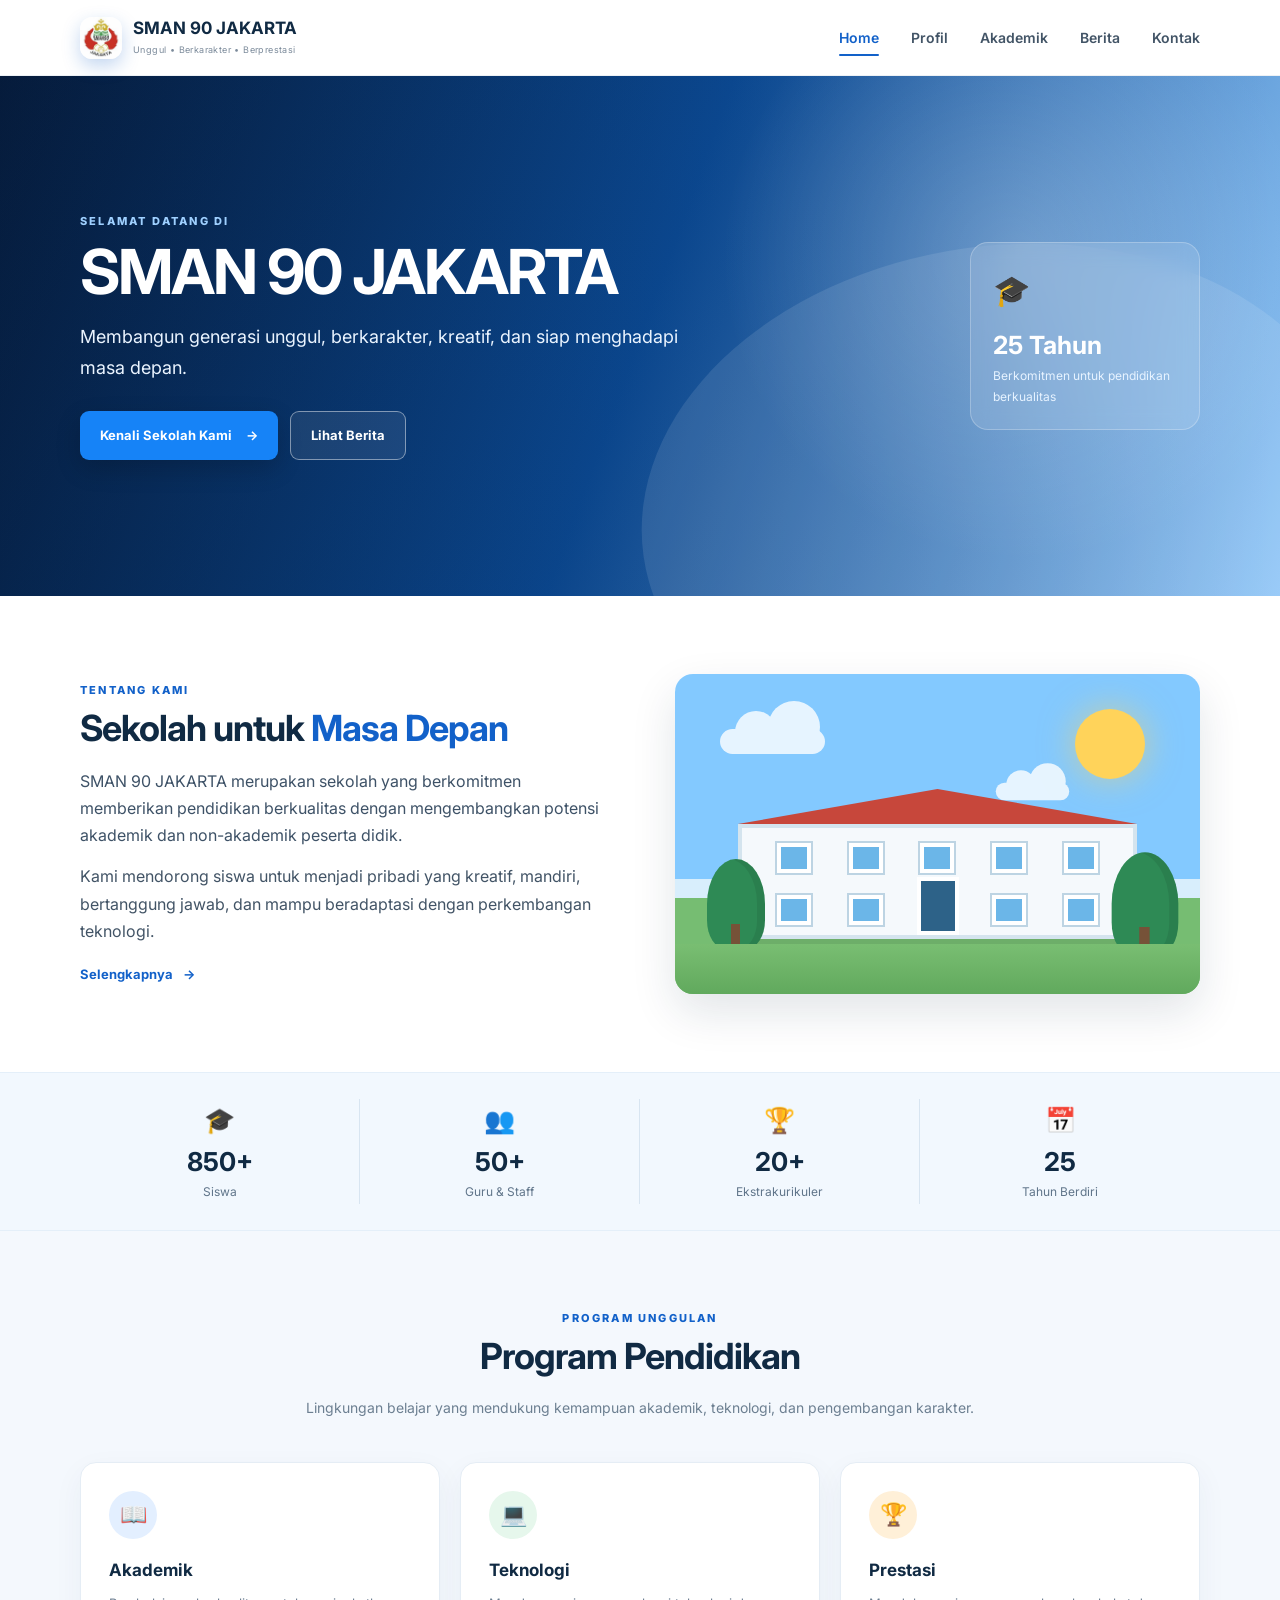
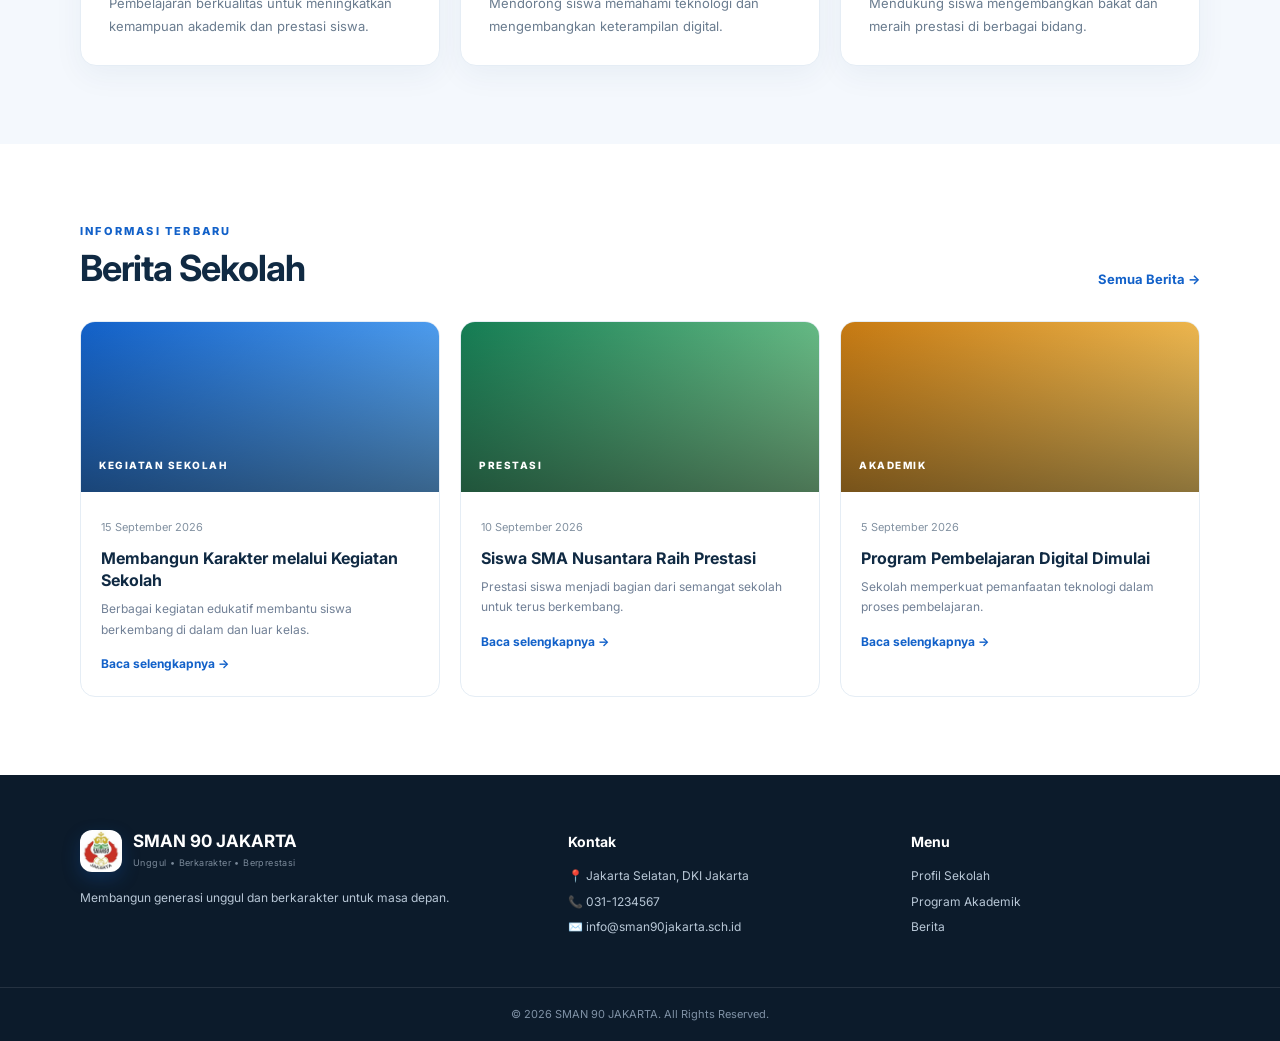
<file: index.html>
<!DOCTYPE html>
<html lang="id">
<head>
  <meta charset="UTF-8">
  <meta name="viewport" content="width=device-width, initial-scale=1.0">
  <title>SMAN 90 JAKARTA | Sekolah Unggul dan Berkarakter</title>
  <link rel="stylesheet" href="style.css">
</head>
<body>

<header class="header">
  <nav class="navbar container">
    <a href="index.html" class="brand">
      <img class="brand-logo" img src="LOGO.jpeg" alt="Logo SMAN 90 Jakarta">
      <span>
        <strong>SMAN 90 JAKARTA</strong>
        <small>Unggul • Berkarakter • Berprestasi</small>
      </span>
    </a>

    <button class="menu-toggle" id="menuToggle" aria-label="Buka menu">☰</button>

    <ul class="nav-menu" id="navMenu">
      <li><a class="active" href="index.html">Home</a></li>
      <li><a href="profil.html">Profil</a></li>
      <li><a href="#akademik">Akademik</a></li>
      <li><a href="#berita">Berita</a></li>
      <li><a href="#kontak">Kontak</a></li>
    </ul>
  </nav>
</header>

<main>
  <section class="hero">
    <div class="hero-overlay"></div>
    <div class="container hero-content">
      <div class="hero-copy">
        <p class="eyebrow light">SELAMAT DATANG DI</p>
        <h1>SMAN 90 JAKARTA</h1>
        <p class="hero-text">Membangun generasi unggul, berkarakter, kreatif, dan siap menghadapi masa depan.</p>
        <div class="hero-actions">
          <a class="btn btn-primary" href="profil.html">Kenali Sekolah Kami <span>→</span></a>
          <a class="btn btn-ghost" href="#berita">Lihat Berita</a>
        </div>
      </div>
      <div class="hero-card">
        <div class="mini-icon">🎓</div>
        <strong>25 Tahun</strong>
        <span>Berkomitmen untuk pendidikan berkualitas</span>
      </div>
    </div>
  </section>

  <section class="about section">
    <div class="container about-grid">
      <div>
        <p class="eyebrow">TENTANG KAMI</p>
        <h2>Sekolah untuk <span>Masa Depan</span></h2>
        <p class="lead">SMAN 90 JAKARTA merupakan sekolah yang berkomitmen memberikan pendidikan berkualitas dengan mengembangkan potensi akademik dan non-akademik peserta didik.</p>
        <p>Kami mendorong siswa untuk menjadi pribadi yang kreatif, mandiri, bertanggung jawab, dan mampu beradaptasi dengan perkembangan teknologi.</p>
        <a class="text-link" href="profil.html">Selengkapnya <span>→</span></a>
      </div>

      <div class="school-illustration">
        <div class="sun"></div>
        <div class="cloud cloud-1"></div>
        <div class="cloud cloud-2"></div>
        <div class="building">
          <div class="roof"></div>
          <div class="building-body">
            <div class="window-row">
              <i></i><i></i><i></i><i></i><i></i>
            </div>
            <div class="door"></div>
            <div class="window-row bottom">
              <i></i><i></i><i></i><i></i><i></i>
            </div>
          </div>
        </div>
        <div class="tree tree-left"></div>
        <div class="tree tree-right"></div>
        <div class="ground"></div>
      </div>
    </div>
  </section>

  <section class="stats">
    <div class="container stats-grid">
      <div class="stat"><span class="stat-icon">🎓</span><strong>850+</strong><small>Siswa</small></div>
      <div class="stat"><span class="stat-icon">👥</span><strong>50+</strong><small>Guru & Staff</small></div>
      <div class="stat"><span class="stat-icon">🏆</span><strong>20+</strong><small>Ekstrakurikuler</small></div>
      <div class="stat"><span class="stat-icon">📅</span><strong>25</strong><small>Tahun Berdiri</small></div>
    </div>
  </section>

  <section class="section soft" id="akademik">
    <div class="container">
      <div class="section-heading">
        <p class="eyebrow">PROGRAM UNGGULAN</p>
        <h2>Program Pendidikan</h2>
        <p>Lingkungan belajar yang mendukung kemampuan akademik, teknologi, dan pengembangan karakter.</p>
      </div>

      <div class="cards">
        <article class="card">
          <div class="card-icon blue">📖</div>
          <h3>Akademik</h3>
          <p>Pembelajaran berkualitas untuk meningkatkan kemampuan akademik dan prestasi siswa.</p>
        </article>
        <article class="card">
          <div class="card-icon green">💻</div>
          <h3>Teknologi</h3>
          <p>Mendorong siswa memahami teknologi dan mengembangkan keterampilan digital.</p>
        </article>
        <article class="card">
          <div class="card-icon orange">🏆</div>
          <h3>Prestasi</h3>
          <p>Mendukung siswa mengembangkan bakat dan meraih prestasi di berbagai bidang.</p>
        </article>
      </div>
    </div>
  </section>

  <section class="section" id="berita">
    <div class="container">
      <div class="section-heading row-heading">
        <div>
          <p class="eyebrow">INFORMASI TERBARU</p>
          <h2>Berita Sekolah</h2>
        </div>
        <a class="text-link" href="#berita">Semua Berita →</a>
      </div>

      <div class="news-grid">
        <article class="news-card">
          <div class="news-image image-one"><span>KEGIATAN SEKOLAH</span></div>
          <div class="news-body"><small>15 September 2026</small><h3>Membangun Karakter melalui Kegiatan Sekolah</h3><p>Berbagai kegiatan edukatif membantu siswa berkembang di dalam dan luar kelas.</p><a href="#berita">Baca selengkapnya →</a></div>
        </article>
        <article class="news-card">
          <div class="news-image image-two"><span>PRESTASI</span></div>
          <div class="news-body"><small>10 September 2026</small><h3>Siswa SMA Nusantara Raih Prestasi</h3><p>Prestasi siswa menjadi bagian dari semangat sekolah untuk terus berkembang.</p><a href="#berita">Baca selengkapnya →</a></div>
        </article>
        <article class="news-card">
          <div class="news-image image-three"><span>AKADEMIK</span></div>
          <div class="news-body"><small>5 September 2026</small><h3>Program Pembelajaran Digital Dimulai</h3><p>Sekolah memperkuat pemanfaatan teknologi dalam proses pembelajaran.</p><a href="#berita">Baca selengkapnya →</a></div>
        </article>
      </div>
    </div>
  </section>
</main>

<footer id="kontak">
  <div class="container footer-grid">
    <div><a href="index.html" class="brand footer-brand"><img class="brand-logo" img src="LOGO.jpeg" alt="Logo SMAN 90 Jakarta"><span><strong>SMAN 90 JAKARTA</strong><small>Unggul • Berkarakter • Berprestasi</small></span></a><p>Membangun generasi unggul dan berkarakter untuk masa depan.</p></div>
    <div><h3>Kontak</h3><p>📍 Jakarta Selatan, DKI Jakarta</p><p>📞 031-1234567</p><p>✉️ info@sman90jakarta.sch.id</p></div>
    <div><h3>Menu</h3><p><a href="profil.html">Profil Sekolah</a></p><p><a href="#akademik">Program Akademik</a></p><p><a href="#berita">Berita</a></p></div>
  </div>
  <div class="copyright">© 2026 SMAN 90 JAKARTA. All Rights Reserved.</div>
</footer>

<script src="script.js"></script>
</body>
</html>
</file>
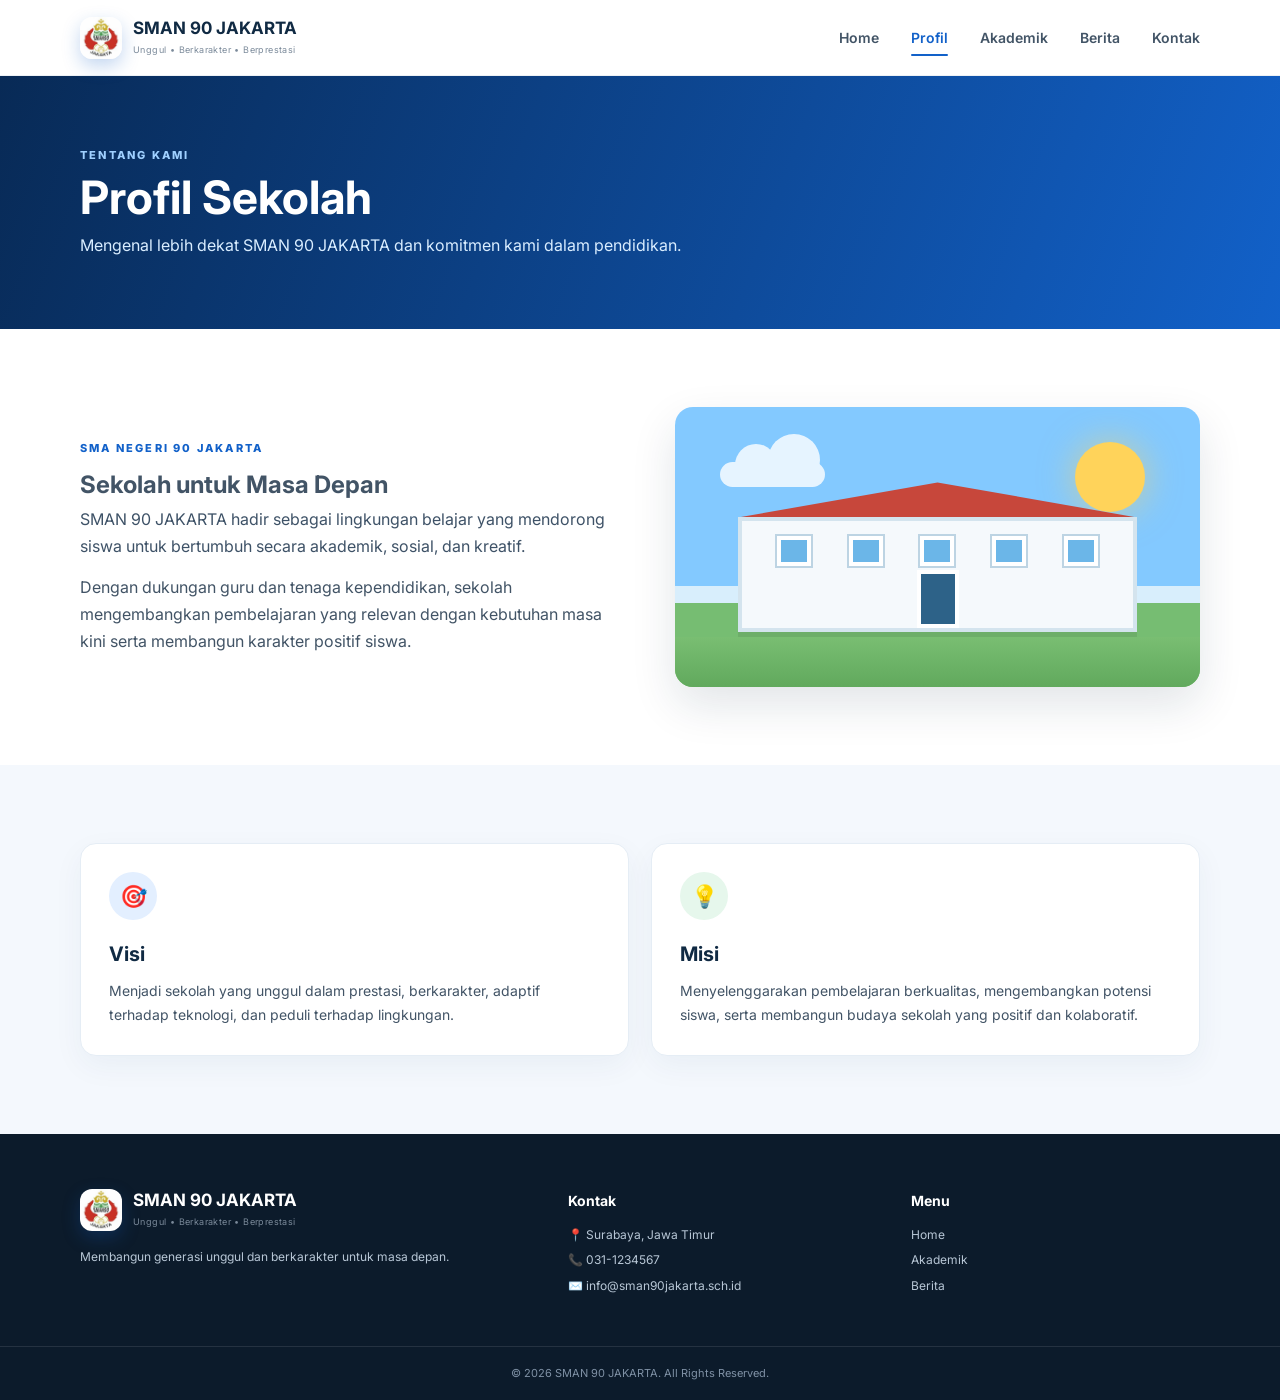
<file: profil.html>
<!DOCTYPE html>
<html lang="id">
<head>
  <meta charset="UTF-8">
  <meta name="viewport" content="width=device-width, initial-scale=1.0">
  <title>Profil | SMA NEGERI 90 JAKARTA</title>
  <link rel="stylesheet" href="style.css">
</head>
<body>

<header class="header">
  <nav class="navbar container">
    <a href="index.html" class="brand"><img class="brand-logo" img src="LOGO.jpeg" alt="Logo SMAN 90 Jakarta"><span><strong>SMAN 90 JAKARTA</strong><small>Unggul • Berkarakter • Berprestasi</small></span></a>
    <button class="menu-toggle" id="menuToggle">☰</button>
    <ul class="nav-menu" id="navMenu">
      <li><a href="index.html">Home</a></li>
      <li><a class="active" href="profil.html">Profil</a></li>
      <li><a href="index.html#akademik">Akademik</a></li>
      <li><a href="index.html#berita">Berita</a></li>
      <li><a href="index.html#kontak">Kontak</a></li>
    </ul>
  </nav>
</header>

<section class="page-hero">
  <div class="container">
    <p class="eyebrow light">TENTANG KAMI</p>
    <h1>Profil Sekolah</h1>
    <p>Mengenal lebih dekat SMAN 90 JAKARTA dan komitmen kami dalam pendidikan.</p>
  </div>
</section>

<section class="section">
  <div class="container about-grid">
    <div>
      <p class="eyebrow">SMA NEGERI 90 JAKARTA</p>
      <h2>Sekolah untuk <span>Masa Depan</span></h2>
      <p class="lead">SMAN 90 JAKARTA hadir sebagai lingkungan belajar yang mendorong siswa untuk bertumbuh secara akademik, sosial, dan kreatif.</p>
      <p>Dengan dukungan guru dan tenaga kependidikan, sekolah mengembangkan pembelajaran yang relevan dengan kebutuhan masa kini serta membangun karakter positif siswa.</p>
    </div>
    <div class="school-illustration compact">
      <div class="sun"></div><div class="cloud cloud-1"></div><div class="building"><div class="roof"></div><div class="building-body"><div class="window-row"><i></i><i></i><i></i><i></i><i></i></div><div class="door"></div></div></div><div class="ground"></div>
    </div>
  </div>
</section>

<section class="section soft">
  <div class="container vision-grid">
    <div class="info-panel"><div class="card-icon blue">🎯</div><h3>Visi</h3><p>Menjadi sekolah yang unggul dalam prestasi, berkarakter, adaptif terhadap teknologi, dan peduli terhadap lingkungan.</p></div>
    <div class="info-panel"><div class="card-icon green">💡</div><h3>Misi</h3><p>Menyelenggarakan pembelajaran berkualitas, mengembangkan potensi siswa, serta membangun budaya sekolah yang positif dan kolaboratif.</p></div>
  </div>
</section>

<footer id="kontak">
  <div class="container footer-grid">
    <div><a href="index.html" class="brand footer-brand"><img class="brand-logo" img src="LOGO.jpeg" alt="Logo SMAN 90 Jakarta"><span><strong>SMAN 90 JAKARTA</strong><small>Unggul • Berkarakter • Berprestasi</small></span></a><p>Membangun generasi unggul dan berkarakter untuk masa depan.</p></div>
    <div><h3>Kontak</h3><p>📍 Surabaya, Jawa Timur</p><p>📞 031-1234567</p><p>✉️ info@sman90jakarta.sch.id</p></div>
    <div><h3>Menu</h3><p><a href="index.html">Home</a></p><p><a href="index.html#akademik">Akademik</a></p><p><a href="index.html#berita">Berita</a></p></div>
  </div>
  <div class="copyright">© 2026 SMAN 90 JAKARTA. All Rights Reserved.</div>
</footer>

<script src="script.js"></script>
</body>
</html>
</file>
<file: style.css>
@import url('https://fonts.googleapis.com/css2?family=Inter:wght@400;500;600;700;800&display=swap');

:root{--blue:#1261c9;--dark:#102a43;--text:#425466;--muted:#718096;--soft:#f4f8fd;--border:#e5edf5;--white:#fff}
*{margin:0;padding:0;box-sizing:border-box}
html{scroll-behavior:smooth}
body{font-family:'Inter',Arial,sans-serif;color:var(--text);line-height:1.7;background:#fff}
a{color:inherit}
.container{width:min(1120px,calc(100% - 40px));margin:auto}
.header{height:76px;background:#fff;border-bottom:1px solid #edf1f5;position:sticky;top:0;z-index:1000}
.navbar{height:76px;display:flex;align-items:center;justify-content:space-between}
.brand{display:flex;align-items:center;gap:11px;text-decoration:none;color:var(--dark)}
.brand-logo{width:42px;height:42px;border-radius:12px;object-fit:cover;display:block;box-shadow:0 7px 18px rgba(18,97,201,.25)}
.brand strong{display:block;font-size:17px;line-height:1.1}
.brand small{display:block;font-size:9px;color:#7b8a9a;letter-spacing:.4px;margin-top:4px}
.nav-menu{display:flex;gap:32px;list-style:none;align-items:center}
.nav-menu a{text-decoration:none;font-size:14px;font-weight:600;color:#425466;padding:27px 0;position:relative}
.nav-menu a:hover,.nav-menu a.active{color:var(--blue)}
.nav-menu a.active:after{content:'';position:absolute;left:0;right:0;bottom:17px;height:2px;background:var(--blue);border-radius:2px}
.menu-toggle{display:none;border:0;background:transparent;font-size:26px;color:var(--dark);cursor:pointer}

.hero{min-height:520px;position:relative;display:flex;align-items:center;overflow:hidden;background:linear-gradient(110deg,#071f42 0%,#0c4e9c 50%,#8ec5f7 100%)}
.hero:after{content:'';position:absolute;right:-80px;bottom:-170px;width:720px;height:520px;border-radius:50%;background:rgba(255,255,255,.1);transform:rotate(-8deg)}
.hero-overlay{position:absolute;inset:0;background:radial-gradient(circle at 80% 35%,rgba(255,255,255,.22),transparent 28%),linear-gradient(90deg,rgba(2,18,42,.28),transparent)}
.hero-content{position:relative;z-index:2;display:flex;align-items:center;justify-content:space-between;gap:40px}
.hero-copy{max-width:650px;color:#fff}
.eyebrow{font-size:11px;font-weight:800;letter-spacing:2.2px;color:var(--blue);margin-bottom:7px}
.eyebrow.light{color:#9fd0ff}
.hero h1{font-size:62px;line-height:1.05;letter-spacing:-2px;margin:8px 0 18px;color:#fff}
.hero h1 span{color:#68b7ff}
.hero-text{font-size:18px;max-width:610px;color:#eaf4ff;margin-bottom:28px}
.hero-actions{display:flex;gap:12px;flex-wrap:wrap}
.btn{display:inline-flex;align-items:center;gap:14px;padding:12px 20px;border-radius:9px;text-decoration:none;font-size:13px;font-weight:700;transition:.2s}
.btn-primary{background:#1683f7;color:#fff;box-shadow:0 9px 25px rgba(0,0,0,.18)}
.btn-primary:hover{transform:translateY(-2px);background:#0e74df}
.btn-ghost{border:1px solid rgba(255,255,255,.45);color:#fff;background:rgba(255,255,255,.08)}
.hero-card{width:230px;padding:22px;border:1px solid rgba(255,255,255,.25);border-radius:18px;background:rgba(255,255,255,.12);backdrop-filter:blur(10px);color:#fff}
.hero-card .mini-icon{font-size:30px;margin-bottom:8px}
.hero-card strong{display:block;font-size:25px}
.hero-card span{display:block;font-size:12px;color:#e7f3ff}

.section{padding:78px 0}
.about-grid{display:grid;grid-template-columns:1fr 1fr;gap:70px;align-items:center}
.about h2,.section-heading h2{font-size:36px;line-height:1.2;color:var(--dark);letter-spacing:-1px;margin-bottom:18px}
.about h2 span{color:var(--blue)}
.lead{font-size:16px;color:#3e5267;margin-bottom:14px}
.text-link{display:inline-block;color:var(--blue);text-decoration:none;font-weight:700;font-size:13px;margin-top:18px}
.text-link span{margin-left:7px}
.school-illustration{height:320px;border-radius:18px;overflow:hidden;position:relative;background:linear-gradient(#83c9ff 0 64%,#d8eefc 64% 70%,#76bd72 70% 100%);box-shadow:0 18px 45px rgba(16,42,67,.12)}
.school-illustration.compact{height:280px}
.sun{position:absolute;width:70px;height:70px;border-radius:50%;background:#ffd35a;right:55px;top:35px;box-shadow:0 0 35px rgba(255,211,90,.55)}
.cloud{position:absolute;width:105px;height:25px;background:#fff;border-radius:30px;opacity:.8}
.cloud:before,.cloud:after{content:'';position:absolute;background:#fff;border-radius:50%}
.cloud:before{width:42px;height:42px;left:15px;top:-18px}.cloud:after{width:52px;height:52px;left:48px;top:-28px}
.cloud-1{left:45px;top:55px}.cloud-2{right:115px;top:105px;transform:scale(.7)}
.building{position:absolute;left:12%;right:12%;bottom:55px;height:150px}
.roof{height:35px;background:#c7473b;clip-path:polygon(50% 0,100% 100%,0 100%);filter:drop-shadow(0 5px 0 rgba(112,47,38,.2))}
.building-body{height:115px;background:#f5f9fc;border:4px solid #d4e4ee;position:relative;box-shadow:0 9px 0 rgba(0,0,0,.08)}
.window-row{display:flex;justify-content:space-around;gap:7px;padding:15px 20px}.window-row i{display:block;width:34px;height:30px;background:#6bb6e8;border:4px solid #fff;box-shadow:0 0 0 2px #bdd4e3}.window-row.bottom{padding-top:7px}
.door{position:absolute;width:42px;height:58px;background:#2d6288;bottom:0;left:50%;transform:translateX(-50%);border:4px solid #fff}
.tree{position:absolute;width:58px;height:90px;bottom:45px;background:#2e8a55;border-radius:55% 55% 35% 35%;box-shadow:inset -8px 0 rgba(0,0,0,.08)}.tree:after{content:'';position:absolute;width:9px;height:55px;background:#765238;left:24px;top:65px}.tree-left{left:6%}.tree-right{right:5%;transform:scale(1.15)}
.ground{position:absolute;bottom:0;left:0;right:0;height:50px;background:linear-gradient(#79be72,#61a95d)}

.stats{background:#f2f8fe;border-top:1px solid #e4eff9;border-bottom:1px solid #e4eff9}
.stats-grid{display:grid;grid-template-columns:repeat(4,1fr);padding:26px 0}
.stat{text-align:center;border-right:1px solid #d8e5f1}.stat:last-child{border-right:0}
.stat-icon{display:block;font-size:25px;margin-bottom:4px}.stat strong{display:block;color:var(--dark);font-size:26px;line-height:1.2}.stat small{color:#60758a;font-size:12px}

.soft{background:var(--soft)}
.section-heading{text-align:center;max-width:680px;margin:0 auto 42px}.section-heading>p:not(.eyebrow){font-size:14px;color:#6c7f91}.cards{display:grid;grid-template-columns:repeat(3,1fr);gap:20px}.card,.info-panel{background:#fff;border:1px solid var(--border);border-radius:16px;padding:28px;box-shadow:0 10px 30px rgba(20,60,100,.05)}.card-icon{width:48px;height:48px;border-radius:50%;display:grid;place-items:center;font-size:22px;margin-bottom:17px}.card-icon.blue{background:#e3efff}.card-icon.green{background:#e6f7ec}.card-icon.orange{background:#fff0d8}.card h3{color:var(--dark);font-size:17px;margin-bottom:8px}.card p{font-size:13px;color:#6a7c8f}

.row-heading{display:flex;justify-content:space-between;align-items:end;text-align:left;max-width:none;margin-bottom:30px}.row-heading h2{margin-bottom:0}
.news-grid{display:grid;grid-template-columns:repeat(3,1fr);gap:20px}.news-card{overflow:hidden;border:1px solid var(--border);border-radius:15px;background:#fff}.news-image{height:170px;position:relative;display:flex;align-items:end;padding:18px;background-size:cover}.news-image:before{content:'';position:absolute;inset:0;background:linear-gradient(transparent,rgba(0,0,0,.45))}.news-image span{position:relative;color:#fff;font-size:10px;font-weight:800;letter-spacing:1.5px}.image-one{background:linear-gradient(135deg,#1261c9,#68b7ff)}.image-two{background:linear-gradient(135deg,#147d54,#8ad69b)}.image-three{background:linear-gradient(135deg,#c77a12,#ffd26a)}
.news-body{padding:20px}.news-body small{color:#8392a2;font-size:11px}.news-body h3{color:var(--dark);font-size:16px;line-height:1.4;margin:8px 0}.news-body p{font-size:12px;color:#718096}.news-body a{display:inline-block;margin-top:14px;color:var(--blue);font-size:12px;font-weight:700;text-decoration:none}

.page-hero{padding:70px 0;background:linear-gradient(110deg,#082a56,#1261c9);color:#fff}.page-hero h1{font-size:46px;line-height:1.1;margin:5px 0 10px}.page-hero p:last-child{color:#d9edff;max-width:650px}.vision-grid{display:grid;grid-template-columns:1fr 1fr;gap:22px}.info-panel h3{font-size:20px;color:var(--dark);margin-bottom:8px}.info-panel p{font-size:14px}

footer{background:#0c1b2b;color:#b8c7d6;padding-top:55px}.footer-grid{display:grid;grid-template-columns:1.5fr 1fr 1fr;gap:55px;padding-bottom:45px}.footer-brand{color:#fff;margin-bottom:16px}.footer-grid h3{color:#fff;font-size:14px;margin-bottom:12px}.footer-grid p{font-size:12px;margin:5px 0}.footer-grid a{text-decoration:none}.copyright{border-top:1px solid rgba(255,255,255,.1);text-align:center;padding:17px;font-size:11px;color:#7f91a5}

@media(max-width:800px){
  .header,.navbar{height:68px}.nav-menu{display:none;position:absolute;left:0;right:0;top:68px;background:#fff;padding:10px 20px;border-bottom:1px solid var(--border);box-shadow:0 12px 25px rgba(0,0,0,.08);flex-direction:column;gap:0;align-items:stretch}.nav-menu.show{display:flex}.nav-menu li{border-bottom:1px solid #f0f3f6}.nav-menu a{display:block;padding:13px 0}.nav-menu a.active:after{display:none}.menu-toggle{display:block}
  .hero{min-height:590px}.hero-content{align-items:flex-start;flex-direction:column;padding-top:70px}.hero h1{font-size:48px}.hero-card{width:100%;max-width:330px}.about-grid{grid-template-columns:1fr;gap:35px}.stats-grid{grid-template-columns:1fr 1fr;gap:22px}.stat{border-right:0}.cards,.news-grid,.vision-grid{grid-template-columns:1fr}.row-heading{align-items:flex-start;gap:15px;flex-direction:column}.footer-grid{grid-template-columns:1fr;gap:28px}
}
@media(max-width:450px){.container{width:min(100% - 28px,1120px)}.hero h1{font-size:40px}.hero-text{font-size:15px}.section{padding:58px 0}.about h2,.section-heading h2{font-size:29px}.stats strong{font-size:23px}}
</file>
